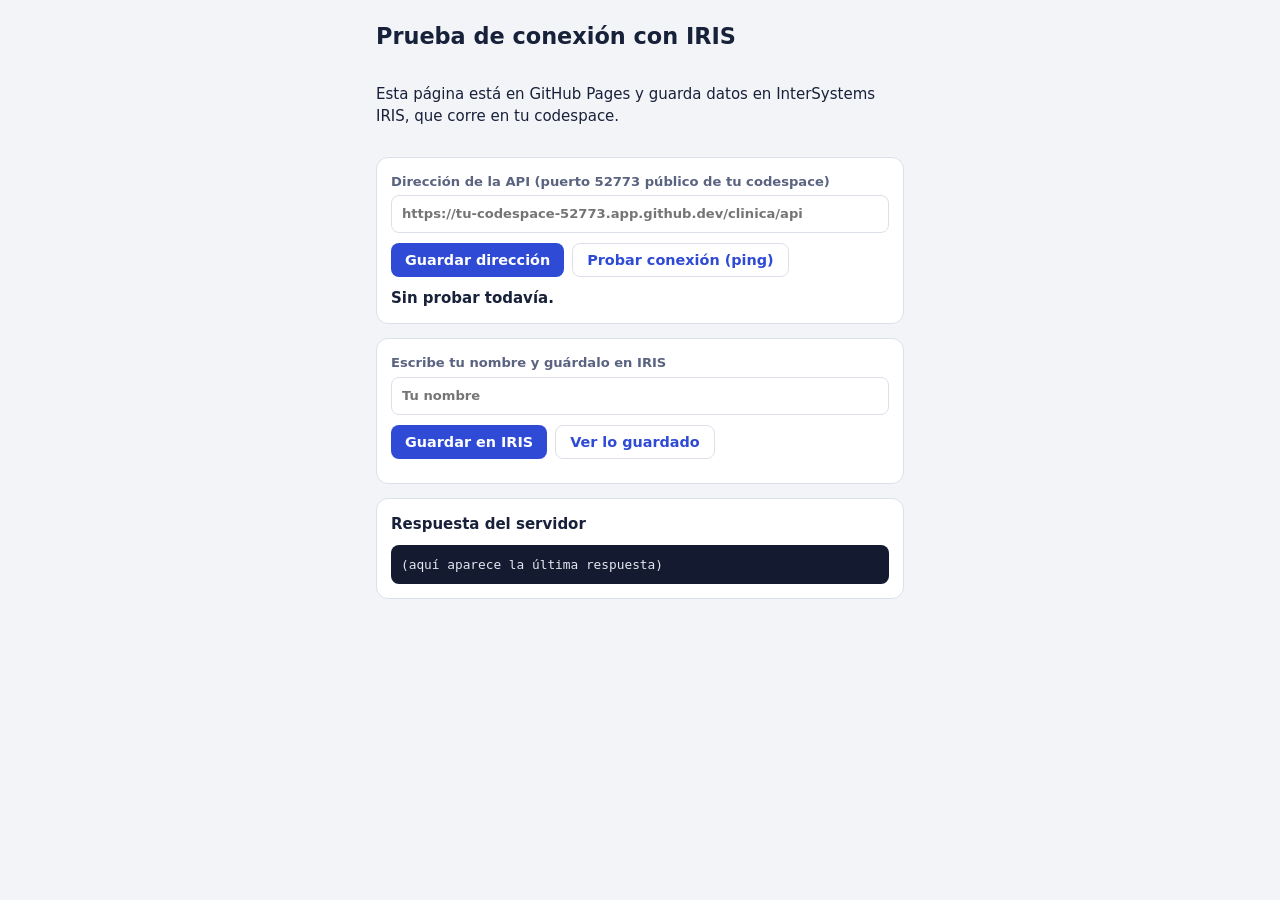
<file: prueba-iris.html>
<!doctype html>
<html lang="es">
<head>
<meta charset="utf-8">
<meta name="viewport" content="width=device-width, initial-scale=1">
<title>Prueba de conexión con IRIS</title>
<style>
  :root { --bg: #F3F4F7; --panel: #fff; --tinta: #18213A; --suave: #5A6380; --acento: #2F4BD6; --ok: #1E7B45; --no: #B4322A; --linea: #DCE0EA; }
  * { box-sizing: border-box; }
  body { margin: 0; background: var(--bg); color: var(--tinta); font: 15px/1.5 system-ui, "Segoe UI", sans-serif; }
  main { max-width: 560px; margin: 0 auto; padding: 20px 16px 40px; display: grid; gap: 14px; }
  h1 { font-size: 1.4rem; margin: 0; }
  .caja { background: var(--panel); border: 1px solid var(--linea); border-radius: 12px; padding: 14px; display: grid; gap: 10px; }
  label { font-size: .82rem; font-weight: 600; color: var(--suave); display: grid; gap: 4px; }
  input { font: inherit; padding: 8px 10px; border: 1px solid var(--linea); border-radius: 8px; width: 100%; }
  .fila { display: flex; gap: 8px; flex-wrap: wrap; }
  button { font: 600 .9rem system-ui, sans-serif; padding: 8px 14px; border-radius: 8px; border: 0; background: var(--acento); color: #fff; cursor: pointer; }
  button.sec { background: transparent; color: var(--acento); border: 1px solid var(--linea); }
  #estado { font-weight: 600; }
  .ok { color: var(--ok); } .no { color: var(--no); }
  pre { background: #141B30; color: #E4E7F0; padding: 10px; border-radius: 8px; overflow-x: auto; font-size: .8rem; margin: 0; white-space: pre-wrap; }
  ul { margin: 0; padding-left: 18px; }
</style>
</head>
<body>
<main>
  <h1>Prueba de conexión con IRIS</h1>
  <p>Esta página está en GitHub Pages y guarda datos en InterSystems IRIS, que corre en tu codespace.</p>

  <section class="caja">
    <label for="api">Dirección de la API (puerto 52773 público de tu codespace)
      <input id="api" placeholder="https://tu-codespace-52773.app.github.dev/clinica/api">
    </label>
    <div class="fila">
      <button id="guardarApi" type="button">Guardar dirección</button>
      <button id="ping" class="sec" type="button">Probar conexión (ping)</button>
    </div>
    <div id="estado">Sin probar todavía.</div>
  </section>

  <section class="caja">
    <label for="nombre">Escribe tu nombre y guárdalo en IRIS
      <input id="nombre" maxlength="80" placeholder="Tu nombre">
    </label>
    <div class="fila">
      <button id="enviar" type="button">Guardar en IRIS</button>
      <button id="listar" class="sec" type="button">Ver lo guardado</button>
    </div>
    <ul id="lista"></ul>
  </section>

  <section class="caja">
    <strong>Respuesta del servidor</strong>
    <pre id="respuesta">(aquí aparece la última respuesta)</pre>
  </section>
</main>
<script>
const $ = s => document.querySelector(s);
const campo = $("#api");
try { campo.value = localStorage.getItem("api-iris") || ""; } catch (e) {}
const base = () => campo.value.trim().replace(/\/+$/, "");

function estado(texto, bien) { const e = $("#estado"); e.textContent = texto; e.className = bien ? "ok" : "no"; }

async function llamar(ruta, opciones) {
  if (!base()) { estado("Escribe primero la dirección de la API.", false); throw new Error("sin direccion"); }
  const url = base() + ruta;
  let r;
  try {
    r = await fetch(url, opciones);
  } catch (e) {
    estado("No hubo respuesta: revisa que el codespace esté encendido, que el puerto 52773 sea PÚBLICO y que la dirección sea correcta.", false);
    $("#respuesta").textContent = String(e);
    throw e;
  }
  const texto = await r.text();
  $("#respuesta").textContent = "HTTP " + r.status + "\n" + texto;
  if (!r.ok) { estado("El servidor respondió con error HTTP " + r.status + ".", false); throw new Error("HTTP " + r.status); }
  return texto ? JSON.parse(texto) : null;
}

$("#guardarApi").addEventListener("click", () => {
  try { localStorage.setItem("api-iris", base()); } catch (e) {}
  estado("Dirección guardada en este navegador.", true);
});
$("#ping").addEventListener("click", async () => {
  const d = await llamar("/ping");
  estado("Conectado: namespace " + d.namespace + ", hora del servidor " + d.hora, true);
});
$("#enviar").addEventListener("click", async () => {
  const nombre = $("#nombre").value.trim();
  if (!nombre) { $("#nombre").focus(); return; }
  const d = await llamar("/prueba", { method: "POST", headers: { "Content-Type": "application/json" }, body: JSON.stringify({ nombre }) });
  estado("Guardado en IRIS con ID " + d.id + ".", true);
  $("#nombre").value = "";
  listar();
});
async function listar() {
  const d = await llamar("/prueba");
  const ul = $("#lista"); ul.textContent = "";
  d.forEach(x => { const li = document.createElement("li"); li.textContent = x.id + ". " + x.nombre + " (" + x.fecha + ")"; ul.append(li); });
  if (!d.length) ul.textContent = "Todavía no hay registros.";
}
$("#listar").addEventListener("click", listar);
</script>
</body>
</html>
</file>
